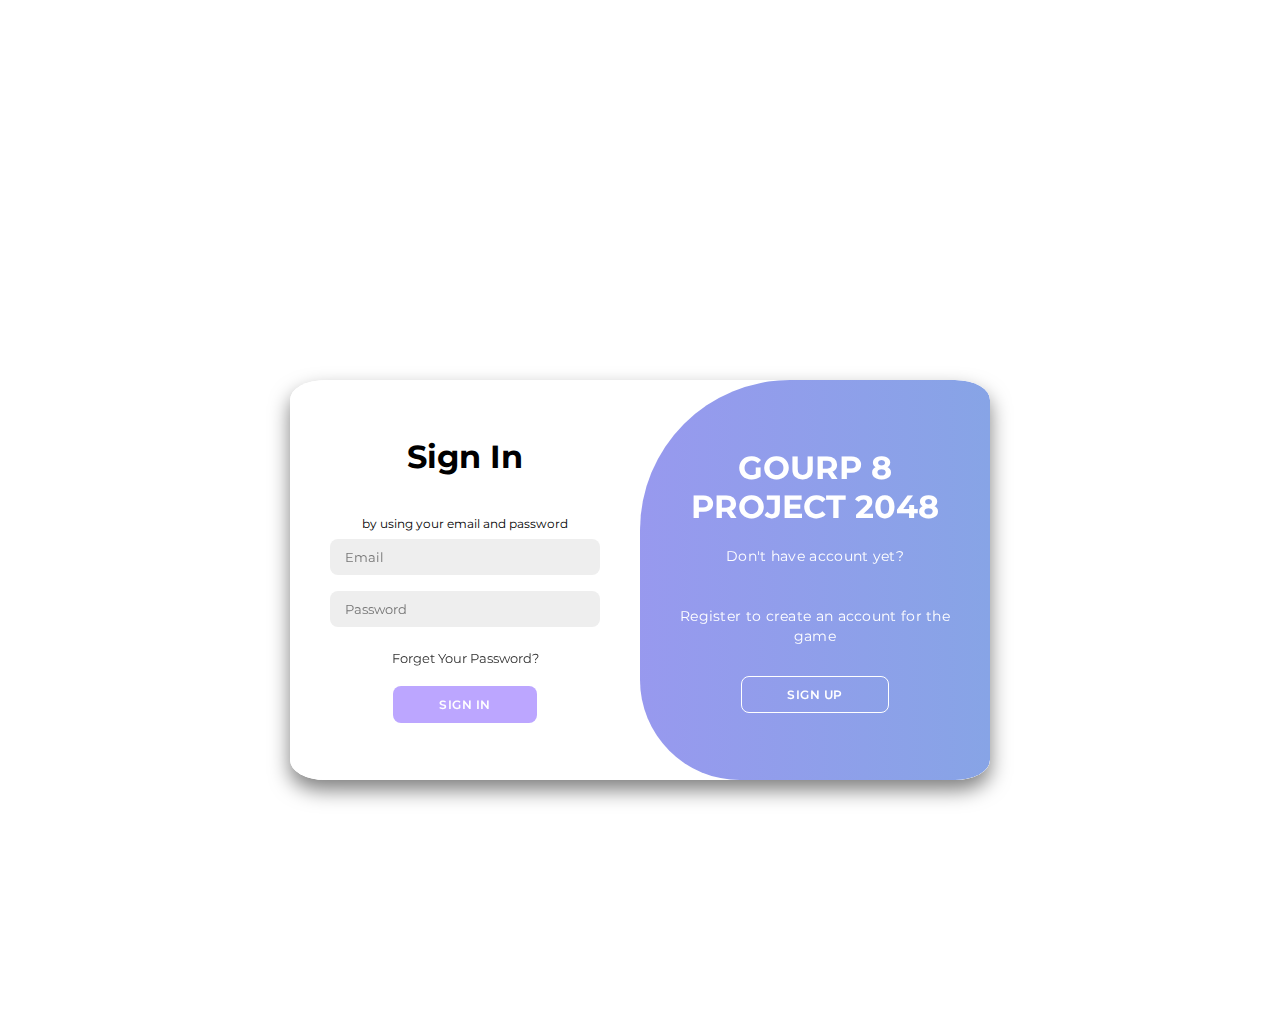
<file: index.html>
<!DOCTYPE html>
<html lang="en">

<head>
    <meta charset="UTF-8">
    <meta name="viewport" content="width=device-width, initial-scale=1.0">
    <link rel="stylesheet" href="https://cdnjs.cloudflare.com/ajax/libs/font-awesome/6.4.2/css/all.min.css">
    <link rel="stylesheet" href="style.css">
    <title>emtrungdeptraiii</title>
</head>

<body>
    <div class="background-blur"></div>
    <div class="container" id="container">
        <div class="container" id="container">



            <div class="form-container sign-up">
                <form id="sign-up-form" onsubmit="registerUser(event)">
                    <h1>Create Account</h1>
                    <div class="social-icons"></div>
                    <span>or use your email for registration</span>
                    <input type="text" id="sign-up-name" placeholder="Name" required>
                    <input type="email" id="sign-up-email" placeholder="Email" required>
                    <input type="password" id="sign-up-password" placeholder="Password" required>
                    <button type="submit">Sign Up</button>
                </form>
            </div>
            


            <div class="form-container sign-in">
                <form id="sign-in-form" onsubmit="loginUser(event)">
                    <h1>Sign In</h1>
                    <div class="social-icons"></div>
                    <span>by using your email and password</span>
                    <input type="email" id="login-email" placeholder="Email" required>
                    <input type="password" id="login-password" placeholder="Password" required>
                    <a href="#" id="forget-password" class="forget-password-link">Forget Your Password?</a>                    
                    <button>Sign In</button>
                </form>
            </div>
                  
            

            <div id="resetModal" class="modal">
                <div class="modal-content">
                    <span class="close" id="closeModal">&times;</span>
                    <h2>Reset Password</h2>
                    <form id="resetForm">
                        <input type="email" id="reset-email" placeholder="Email" required>
                        <input type="password" id="new-password" placeholder="New Password" required>
                        <input type="password" id="confirm-password" placeholder="Confirm New Password" required>
                        <button type="submit">Reset Password</button>
                    </form>
                </div>
            </div>



            <div class="toggle-container">
                <div class="toggle">
                    <div class="toggle-panel toggle-left">
                        <h1>Already have an account?</h1>
                        <p>Sign in and enter the game!</p>
                        <button class="hidden" id="login">Sign In</button>
                    </div>
                    <div class="toggle-panel toggle-right">
                        <h1>GOURP 8</h1>   
                        <h1>PROJECT 2048</h1>   
                        <p>Don't have account yet? </p>
                        <p> Register to create an account for the game</p>
                        <button class="hidden" id="register">Sign Up</button>
                    </div>
                </div>
            </div>
        </div>
    


    </div>
    <script src="script.js"></script>
    
</body>

</html>
</file>
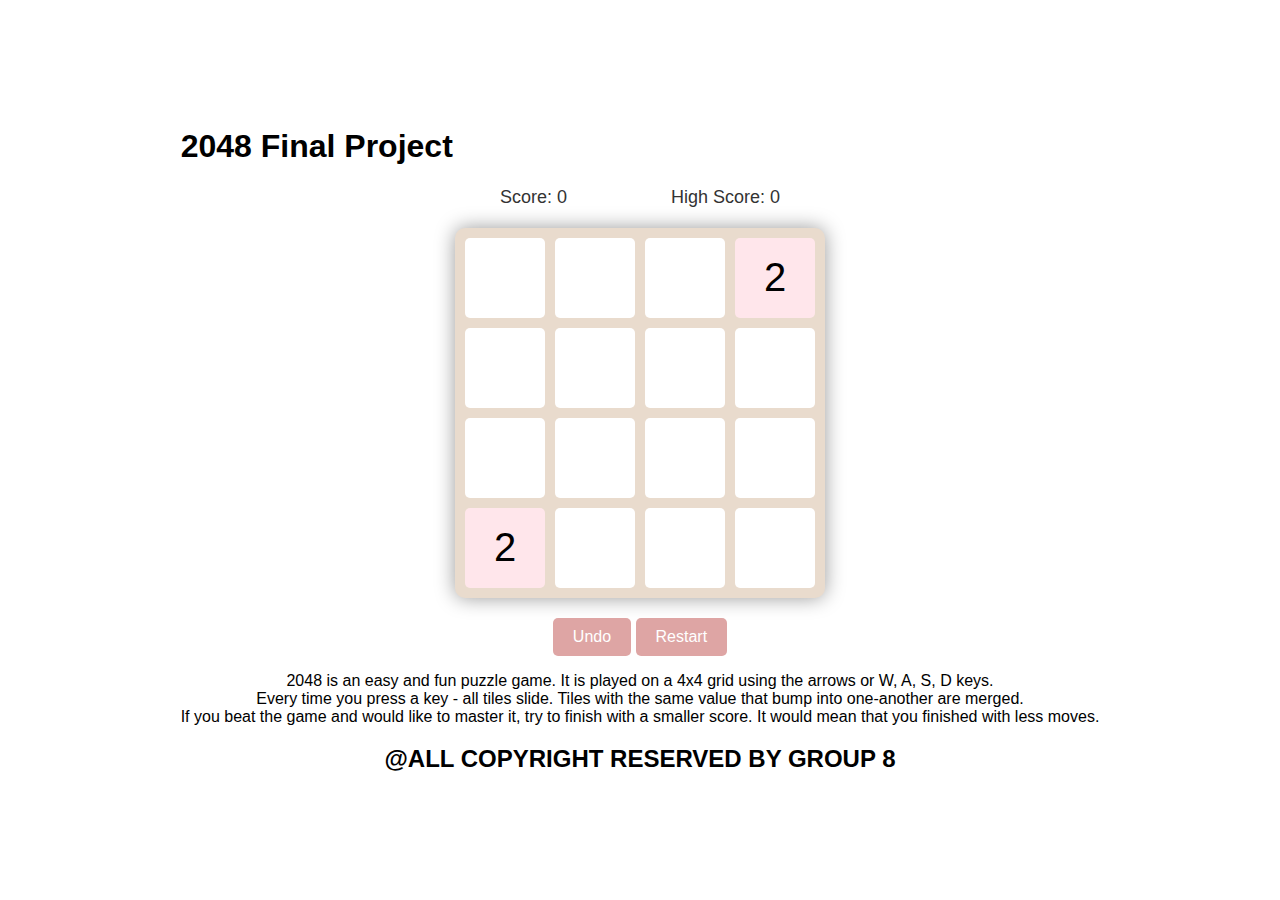
<file: game.html>
<!DOCTYPE html>
<html lang="en">
<head>
    <meta charset="UTF-8">
    <meta name="viewport" content="width=device-width, initial-scale=1.0">
    <title>emtrungdeptraivaicalonluona - emtrungdeptraivaicalon.com</title>
    <link rel="stylesheet" href="https://cdnjs.cloudflare.com/ajax/libs/font-awesome/6.7.1/css/all.min.css">
    <link rel="stylesheet" href="game.css">
</head>
<body>
   
    <div class="background-game"></div>
    <div ><h1>2048 Final Project</h1>
    <div id="welcome-container" style="text-align: center;">
        <div id="welcome-message"></div>
        <div id="score-container">
            <div id="score">Score: 0</div>
            <div id="high-score">High Score: 0</div>
        </div>
    </div>
        <div id="game-container">
        <div id="grid"></div>
        <div id="controls">
            <button id="undo">Undo</button>
            <button id="restart">Restart</button>
        </div>
    </div>
    <div><p>2048 is an easy and fun puzzle game. It is played on a 4x4 grid using the arrows or W, A, S, D keys.<br>
     Every time you press a key - all tiles slide. Tiles with the same value that bump into one-another are merged. <br>
     If you beat the game and would like to master it, try to finish with a smaller score.
     It would mean that you finished with less moves.</p>
    <div><h2> @ALL COPYRIGHT RESERVED BY GROUP 8</h2></div>
    
    <script src="game.js"></script>
</body>
</html>
</file>
<file: style.css>
@import url('https://fonts.googleapis.com/css2?family=Montserrat:wght@300;400;500;600;700&display=swap');

*{
    margin: 0;
    padding: 0;
    box-sizing: border-box;
    font-family: 'Montserrat', sans-serif;
}

body {
    display: flex; /* Sử dụng Flexbox */
    align-items: center; /* Căn giữa theo chiều dọc */
    justify-content: center; /* Căn giữa theo chiều ngang */
    overflow: hidden; /* Bỏ qua cuộn */
    margin: 0;
    padding: 0;
    height: 100vh;
    overflow: hidden;
    margin-top: 130px; /* Điều chỉnh giá trị này theo ý muốn */
}

.background-blur {
    position: fixed; /* Đặt vị trí cố định */
    top: 0;
    left: 0;
    width: 100%;
    height: 100%;
    background-image: url(https://images.crazygames.com/games/2048/cover_16x9-1707828856995.png?auto=format,compress&q=75&cs=strip);
    background-size: cover;
    background-position: center;
    z-index: 0; /* Đặt lớp này dưới cùng */
}

.container {        /*Ô lớn phần đăng nhập tài khoản*/
    background-color: rgba(255, 255, 255, 0.9); /* Đặt độ trong suốt cho nền */
    border-radius: 5%;
    box-shadow: 0 10px 20px rgba(0, 0, 0, 0.5); /* Bóng lớn hơn và đậm hơn */    position: relative; /* Đặt vị trí tương đối để nằm trên lớp mờ */
    overflow: hidden;
    width: 700px;
    max-width: 100%;
    min-height: 400px;
    z-index: 1; /* Đặt z-index cao hơn để nằm trên nền */
    
}

.container p{       /*Dòng chú thích nhỏ ở dưới tên project*/
    font-size: 14px;
    line-height: 20px;
    letter-spacing: 0.3px;
    margin: 20px 0;
}

.container span{        /*Dòng chú thích ngay trên ô nhập email và pass*/
    font-size: 12px;
}

.container a{       /*Ô Forget pass*/
    color: #333;
    font-size: 13px;
    text-decoration: none;
    margin: 15px 0 10px;
}

.container button{      /*Các nút login và signup*/
    background-color: #bca6ff;
    color: #fff;
    font-size: 12px;
    padding: 10px 45px;
    border: 1px solid transparent;
    border-radius: 8px;
    font-weight: 600;
    letter-spacing: 0.5px;
    text-transform: uppercase;
    margin-top: 10px;
    cursor: pointer;
}

.container button.hidden{       /*Chỉ riêng nút trong ô màu*/
    background-color: transparent;
    border-color: #fff;
    
}

.container form{        /*Ô điền thông tin bên trái trong bảng*/
    background-color: #fff;
    display: flex;
    align-items: center;
    justify-content: center;
    flex-direction: column;
    padding: 0 40px;
    height: 100%;
}

.container input{       /*Ô nhập thông tin*/
    background-color: #eee;
    border: none;
    margin: 8px 0;
    padding: 10px 15px;
    font-size: 13px;
    border-radius: 8px;
    width: 100%;
    outline: none;
}

.form-container{
    position: absolute;
    top: 0;
    height: 100%;
    transition: all 0.6s ease-in-out;
}

.sign-in{
    left: 0;
    width: 50%;
    z-index: 2;
}

.container.active .sign-in{
    transform: translateX(100%);
}

.sign-up{
    left: 0;
    width: 50%;
    opacity: 0;
    z-index: 1;
}

.container.active .sign-up{
    transform: translateX(100%);
    opacity: 1;
    z-index: 5;
    animation: move 0.6s;
}

@keyframes move{
    0%, 49.99%{
        opacity: 0;
        z-index: 1;
    }
    50%, 100%{
        opacity: 1;
        z-index: 5;
    }
}

.social-icons{
    margin: 20px 0;
}

.social-icons a{
    border: 1px solid #ccc;
    border-radius: 20%;
    display: inline-flex;
    justify-content: center;
    align-items: center;
    margin: 0 3px;
    width: 40px;
    height: 40px;
}

.toggle-container{
    position: absolute;
    top: 0;
    left: 50%;
    width: 50%;
    height: 100%;
    overflow: hidden;
    transition: all 0.6s ease-in-out;
    border-radius: 150px 0 0 100px;
    z-index: 1000;
}

.container.active .toggle-container{
    transform: translateX(-100%);
    border-radius: 0 150px 100px 0;
}

.toggle{
    background-color: #eee;
    height: 100%;
    background: linear-gradient(to right, #a88ef7, #87a4e6);
    color: #fff;
    position: relative;
    left: -100%;
    height: 100%;
    width: 200%;
    transform: translateX(0);
    transition: all 0.6s ease-in-out;
}

.container.active .toggle{
    transform: translateX(50%);
}

.toggle-panel{
    position: absolute;
    width: 50%;
    height: 100%;
    display: flex;
    align-items: center;
    justify-content: center;
    flex-direction: column;
    padding: 0 30px;
    text-align: center;
    top: 0;
    transform: translateX(0);
    transition: all 0.6s ease-in-out;
}

.toggle-left{
    transform: translateX(-200%);
}

.container.active .toggle-left{
    transform: translateX(0);
}

.toggle-right{
    right: 0;
    transform: translateX(0);
}

.container.active .toggle-right{
    transform: translateX(200%);
}


.modal {
    display: none; /* Ẩn modal mặc định */
    position: fixed;
    z-index: 9999;
    left: 0;
    top: 0;
    width: 100%;
    height: 100%;
    overflow: auto;
    background-color: rgba(0, 0, 0, 0.5); /* Nền mờ */
}
.modal-content {
    background-color: #fefefe;
    margin: 15% auto;
    padding: 20px;
    border: 1px solid #888;
    width: 300px; /* Chiều rộng của modal */
    border-radius: 8px;
}
</file>
<file: game.css>
@import url('https://fonts.googleapis.com/css2?family=Montserrat:wght@300;400;500;600;700&display=swap');

body {
    font-family: Arial, sans-serif;
    background-color: rgb(255, 255, 255);
    display: flex;
    justify-content: center;
    align-items: center;
    height: 125vh;
    margin: 0;
}

#score {
    font-size: 24px;
    margin-bottom: 10px;
    text-align: right;
    color: #333;
}

#high-score {
    font-size: 24px;
    margin-bottom: 10px;
    text-align: right;
    color: #333;
}

#header h1 {
    font-size: 100px; /* Kích thước phông chữ lớn */
    font-weight: bold; /* Làm cho phông chữ đậm */
    color: #333; /* Màu chữ */
    margin: 0 190px; /* Khoảng cách trên và dưới */
    text-align: center; /* Căn giữa */
}

#header h2 {
    font-size: 100px; /* Kích thước phông chữ lớn */
    font-weight: bold; /* Làm cho phông chữ đậm */
    color: #333; /* Màu chữ */
    margin: 0 190px; /* Khoảng cách trên và dưới */
    text-align: center; /* Căn giữa */
}


#game-container {
    display: flex;
    flex-direction: column;
    align-items: center;
}

#grid {
    display: grid;
    grid-template-columns: repeat(4, 80px);
    gap: 10px;
    background-color: #e9dbcd;
    padding: 10px;
    border-radius: 10px;
    box-shadow: 0 0 20px rgba(0, 0, 0, 0.4); /* Bóng lớn hơn và đậm hơn */
}

.tile {
    width: 80px;
    height: 80px;
    border-radius: 5px;
    display: flex;
    justify-content: center;
    align-items: center;
    font-size: 40px;
    color: black;
    transition: all 0.2s ease; /* Hiệu ứng chuyển động */
}

.tile[data-value="0"] { background-color: #ffffff; }
.tile[data-value="2"] { background-color: #ffe6eb; }
.tile[data-value="4"] { background-color: #ffc2cc; }
.tile[data-value="8"] { background-color: #ffa3b3; }
.tile[data-value="16"] { background-color: #ff889d; }
.tile[data-value="32"] { background-color: #ff6c86; }
.tile[data-value="64"] { background-color: #ff4f70; }
.tile[data-value="128"] { background-color: #ff325a; }
.tile[data-value="256"] { background-color: #ff1744; }
.tile[data-value="512"] { background-color: #ff0033; }
.tile[data-value="1024"] { background-color: #e6002e; }
.tile[data-value="2048"] { background-color: #cc0029; }

button {
    margin-top: 20px;
    padding: 10px 20px;
    font-size: 16px;
    background-color: rgb(222,165,164); /* Màu nền cho nút */
    color: #fff; /* Màu chữ */
    border: none; /* Bỏ viền */
    border-radius: 5px; /* Bo góc cho nút */
    cursor: pointer; /* Hiệu ứng con trỏ khi di chuột */
    transition: background-color 0.3s; /* Hiệu ứng chuyển màu */
}

button:hover {
    background-color: rgb(196, 145, 145); /* Màu nền khi di chuột vào nút */
}

button:active {
    background-color: rgb(159, 115, 115); /* Màu nền khi nhấn nút */
}

body {
    display: flex;
    flex-direction: column;
    align-items: center;
    justify-content: center;
    height: 100vh; /* Chiếm toàn bộ chiều cao của viewport */
    margin: 0;
}
p, h2 {
    text-align: center; /* Căn giữa văn bản */
}

#welcome-container {
    display: flex;
    flex-direction: column; /* Xếp chồng các phần tử */
    align-items: center; /* Căn giữa các phần tử */
    margin-bottom: 20px; /* Khoảng cách dưới cùng */
}

#score-container {
    display: flex;
    justify-content: space-between; /* Căn giữa không gian giữa các điểm số */
    width: 100%; /* Đảm bảo chiều rộng đầy đủ */
    max-width: 300px; /* Giới hạn chiều rộng nếu cần */
}

#score, #high-score {
    margin: 0 10px; /* Khoảng cách giữa hai dòng điểm số */
    font-size: 18px; /* Kích thước chữ cho điểm số */
}
</file>
